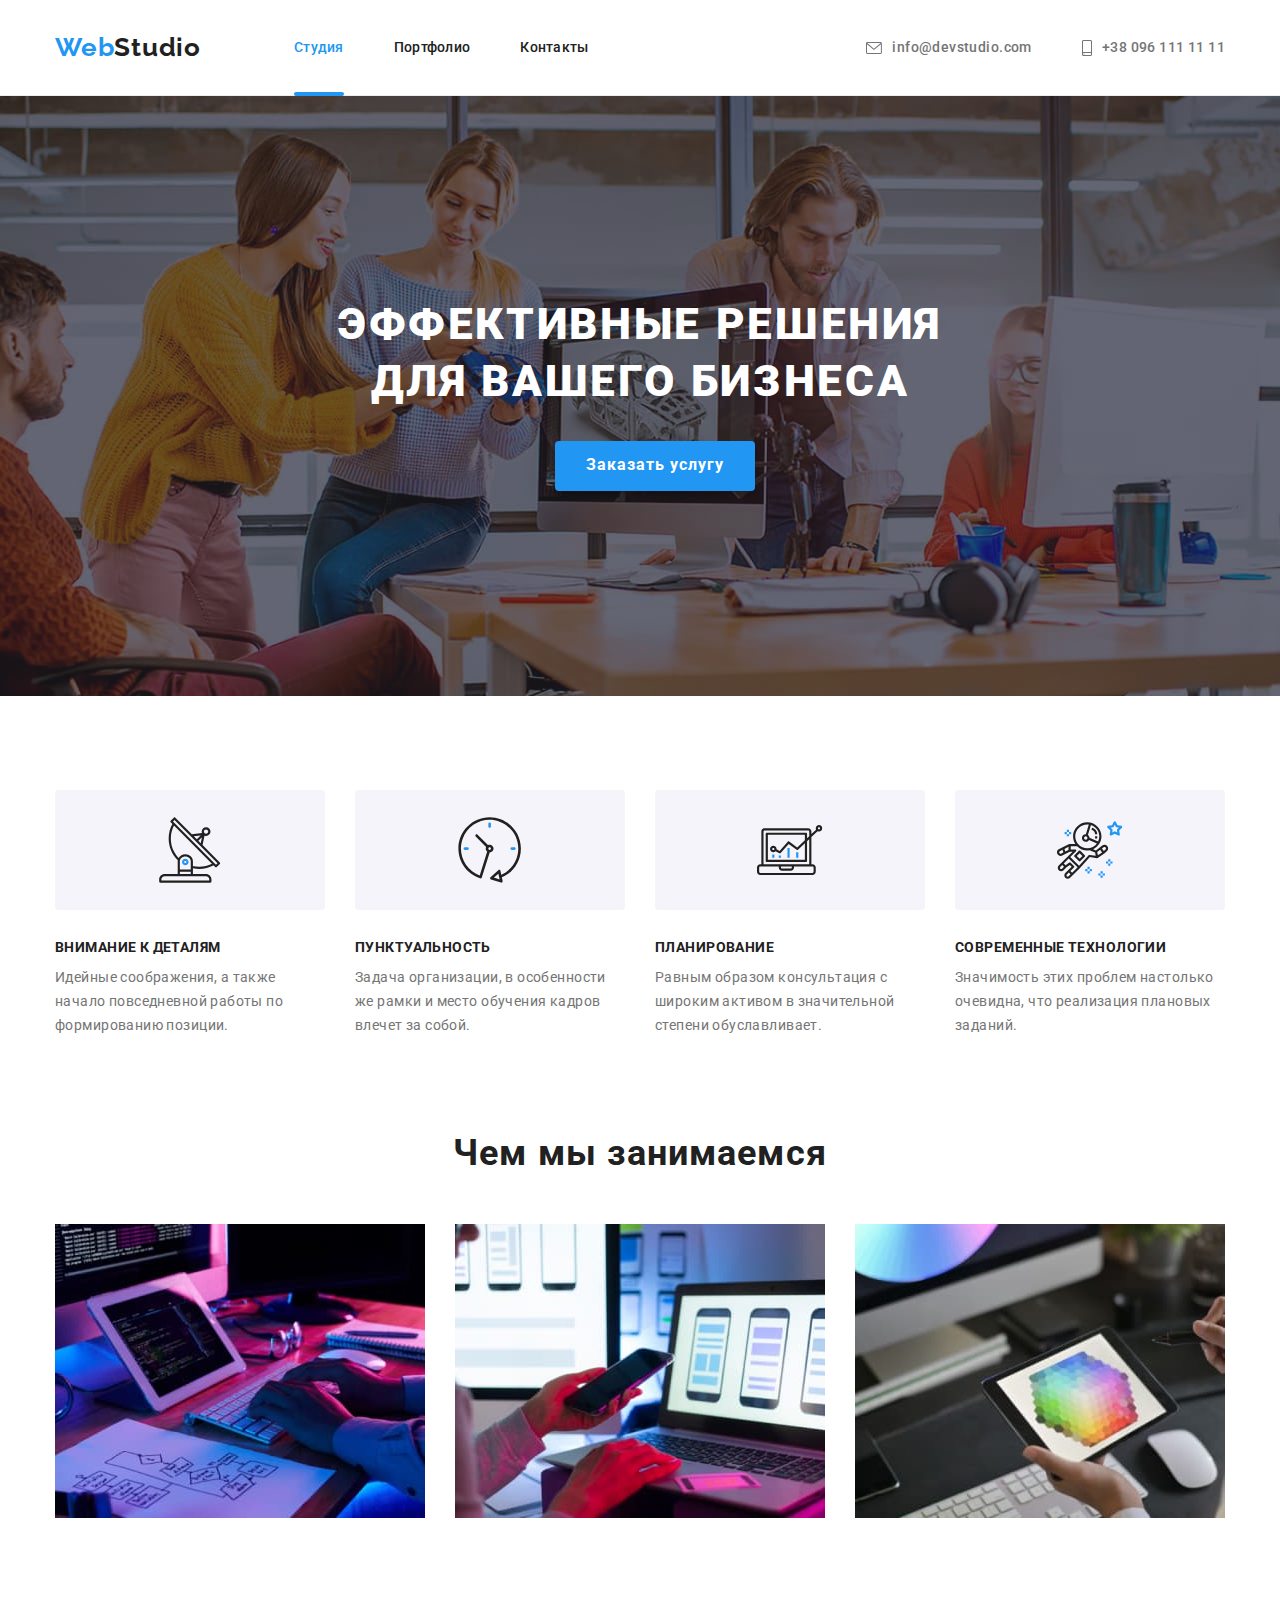
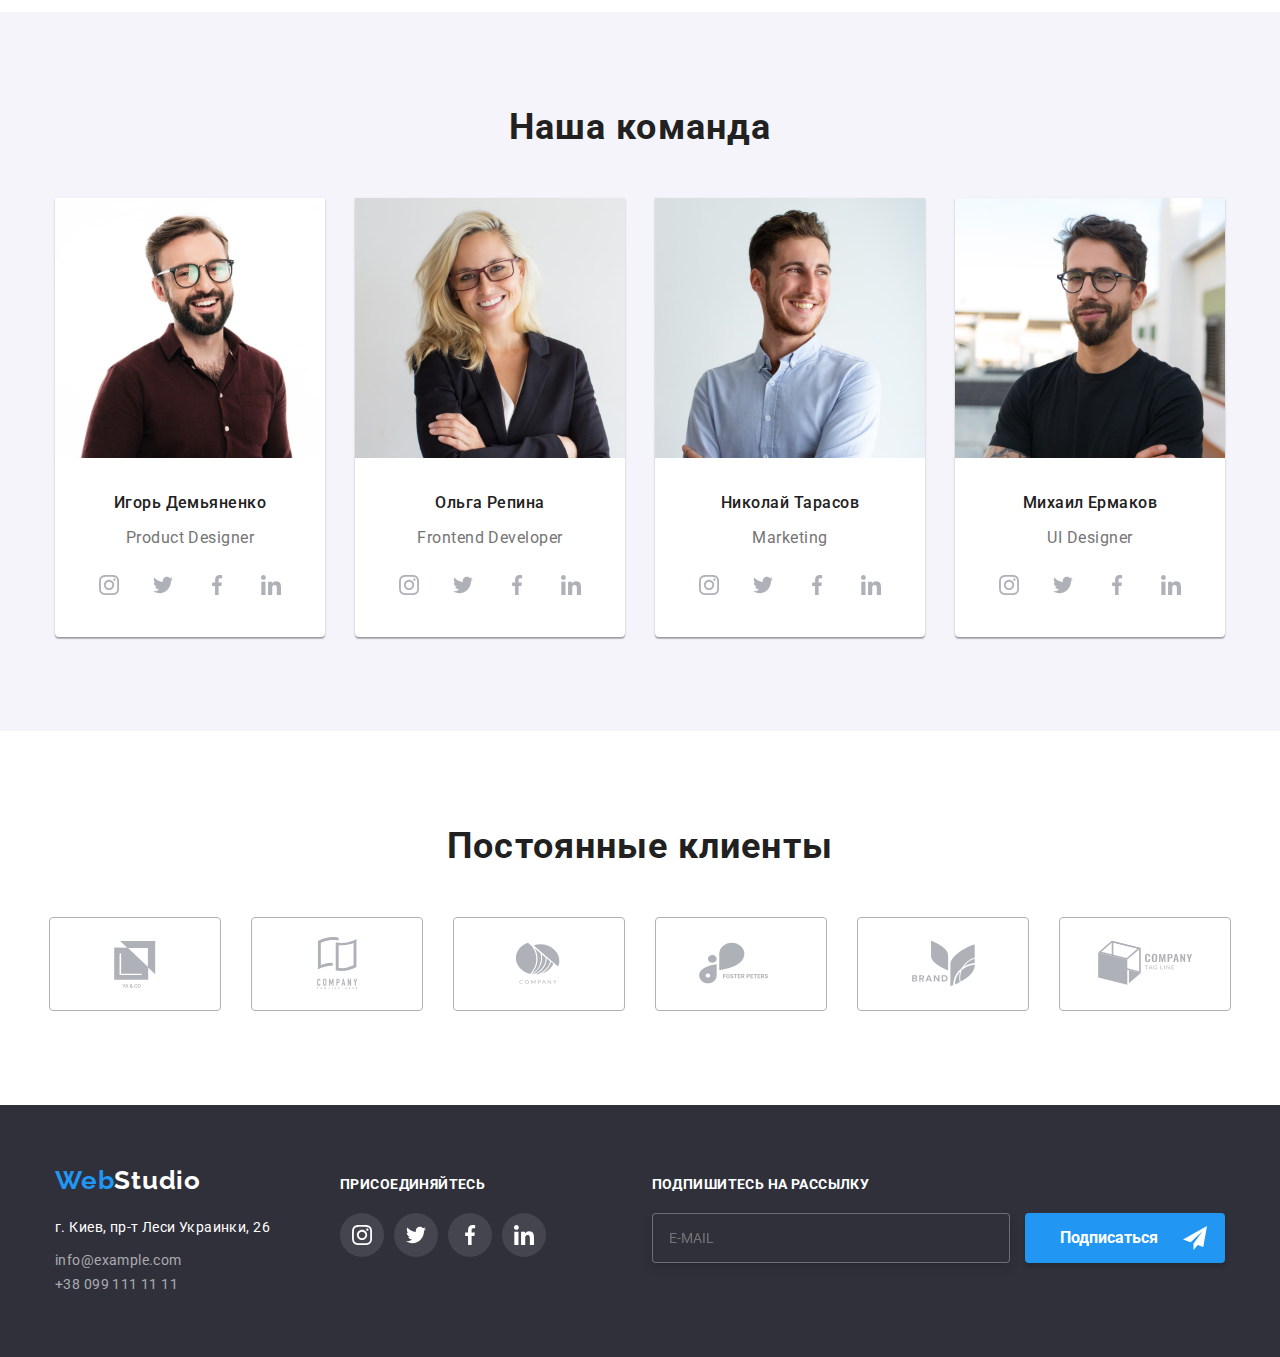
<file: index.html>
<!DOCTYPE html>
<html lang="ru">

<head>
    <meta charset="UTF-8">
    <meta http-equiv="X-UA-Compatible" content="IE=edge">
    <meta name="viewport" content="width=device-width, initial-scale=1.0">
    <title>Homework 5</title>
    <link rel="preconnect" href="https://fonts.googleapis.com">
    <link rel="preconnect" href="https://fonts.gstatic.com" crossorigin>
    <link href="https://fonts.googleapis.com/css2?family=Raleway:wght@700&family=Roboto:wght@400;500;700;900&display=swap"
        rel="stylesheet">
        <link rel="stylesheet" href="https://cdnjs.cloudflare.com/ajax/libs/modern-normalize/1.1.0/modern-normalize.min.css">
        <link rel="stylesheet" href="./css/styles.css">
</head>

<body>
        <header class="header-section">

            <div class="conteiner">

                <div class="nav-links">

               <nav class="nav">
                    <a class="logo" href="#">Web<span class="studio">Studio</span></a>

                <ul class="menu-links">

                    <li>
                        <a class="nav-link current" href="./index.html">Студия</a>
                    </li>
        
                    <li>
                        <a class="nav-link" href="./portfolio.html">Портфолио</a>
                    </li>

                    <li>
                        <a class="nav-link" href="#">Контакты</a>
                    </li>

                </ul>
              </nav>
                
             <ul class="adress-head">
                    <li class="adress-head-item">
                        
                        <a href="mailto:info@devstudio.com" class="link-mail">
                            <svg class="icon-header" width="16" height="12">
                                <use class="envelope" href="./images/symbol-defs.svg#icon-envelope"></use>
                            </svg>
                            info@devstudio.com</a>
                    </li>
                   
                    <li class="adress-head-item">

                        <a class="tel" href="tel:+380961111111">
                        <svg class="icon-smartphone" width="10" height="16">
                            <use  href="./images/symbol-defs.svg#icon-smartphone"></use>
                        </svg>
                        +38 096 111 11 11</a>
                    </li>
                
                </ul>
            </div>
                 
            </div>
        </header>

    <main>
        
        <section class="img-hero-section hero-section">
            <div class="conteiner">
                <h1 class="hero-title">
                Эффективные решения для вашего бизнеса
                </h1>
        
                <button data-modal-open class="hero-button" type="button">Заказать услугу</button>

                <div class="backdrop is-hidden" data-modal>
                    <div class="modal">
                        <div class="conteiner-modal">
                            <p class="form-title">Оставьте свои данные, мы вам перезвоним</p>

                            <form>
                            <div class="form-item">
                                <label class="label-item" for="username">Имя</label>
                                <div class="input-item "><input class="input-inner" type="text" name="username" id="username">
                                    <svg class="icon-item human">
                                        <use href="./images/symbol-defs.svg#icon-man"></use>
                                    </svg>
                
                                </div>
                                
                            </div>

                            <div class="form-item">
                                <label class="label-item" for="tel">Телефон</label>
                                <div class="input-item">
                                    <input class="input-inner" type="tel" id="tel">
                                    <svg class="icon-item telephone">
                                        <use href="./images/symbol-defs.svg#icon-tel"></use>
                                    </svg>
                                </div>
                                
                            </div>

                            <div class="form-item">
                                <label class="label-item" for="email">Почта</label>
                                <div class="input-item">
                                        <input class="input-inner" type="email" id="email">
                                     <svg class="icon-item envelope">
                                        <use href="./images/symbol-defs.svg#icon-mail"></use>
                                    </svg>
                                </div>
                                
                            </div>

                            <div class="form-item">
                                <label class="label-item" for="user-comment">Комментарий</label>
                                <textarea class="input-item-text" id="user-comment" name="user-comment" rows="10"
                                    placeholder="Введите текст"></textarea>
                            </div>

                            <div class="terms-condition">
                                <div class="terms-condition-inner">
                                    <div class="check-box-control">
                                       <input class="terms-condition-input visually-hidden" id="terms-condition" type="checkbox" name="terms-condition">              
                                       <svg class="terms-condition-icon"><use href="./images/symbol-defs.svg#icon-check"></use>
                                    </svg></div>
                                        <label class="terms-condition-text" for="terms-condition">Соглашаюсь с рассылкой и принимаю <span><a class="terms-link"
                                                    href="">Условия договора</a></span></label>
                                </div>   
                            </div>
                            </form>

                            
                                <button type="submit" class="submit-button">Отправить</button>
                            

                        </div>
                        <button type="button" data-modal-close class="modal-close-button">
                            <svg class="icon-close">
                                <use href="./images/symbol-defs.svg#icon-vector"></use>
                            </svg>
                        </button>
                    </div>
                </div>
            </div>
        </section>
    
       
        <section class="section">
            <div class="conteiner">
            <h2 class="hidden-title">
                Наши преимущества
            </h2>
        
            <ul class="benefits">
                <li class="list-item antenna">
                    <div class="icon-section">
                        <svg class="icon-antenna">
                            <use href="./images/symbol-defs.svg#icon-antenna"></use>
                        </svg>
                    </div>
                    <h3 class="h3-title">Внимание к деталям</h3>
                    <p class="text">Идейные соображения, а также начало повседневной работы по формированию позиции.</p>
                </li>
        
                <li class="list-item clock">
                    <div class="icon-section">
                        <svg class="icon-clock">
                            <use href="./images/symbol-defs.svg#icon-clock"></use>
                        </svg>
                    </div>
                    <h3 class="h3-title">Пунктуальность</h3>
                    <p class="text">Задача организации, в особенности же рамки и место обучения кадров влечет за собой.</p>
                </li>
        
                <li class="list-item computer">
                    <div class="icon-section">
                        <svg class="icon-computer">
                            <use href="./images/symbol-defs.svg#icon-computer"></use>
                        </svg>
                    </div>
                    <h3 class="h3-title">Планирование</h3>
                    <p class="text">Равным образом консультация с широким активом в значительной степени обуславливает.</p>
                </li>
        
                <li class="list-item cosmonaut">
                    <div class="icon-section">
                        <svg class="icon-astronaut">
                            <use href="./images/symbol-defs.svg#icon-astronaut"></use>
                        </svg>
                    </div>
                    <h3 class="h3-title">Современные технологии</h3>
                    <p class="text">Значимость этих проблем настолько очевидна, что реализация плановых заданий.</p>
                </li>
            </ul>
            </div>
        </section>
        
    
       

    
<section class="section photos">
  <div class="conteiner">
    <h2 class="secondary-title">Чем мы занимаемся</h2>

    <ul class="what-we-do">
        <li>
            <img src="./images/box1.jpeg" alt="computer">
        </li>

        <li>
            <img src="./images/box2.jpeg" alt="telephone">
        </li>

        <li>
            <img src="./images/box3.jpeg" alt="tablet">
        </li>
    </ul>
</div>
</section>

       
        
        <section class="grey-bgc section">
            <div class="conteiner">
                <h2 class="secondary-title">Наша команда</h2>
            
                <ul class="our-team">
                    <li>
                        <img class="our-team-card" src="./images/img1.jpeg" alt="smiling man" >
                            <h3 class="name-title">Игорь Демьяненко</h3>
                            <p class="profesions">Product Designer</p> 
                            
                              <ul class="socials">
                                <li class="socials-item">
                                    <a class="area-icon" href="">
                                    <svg class="social-link">
                                        <use href="./images/symbol-defs.svg#icon-instagram"></use>
                                    </svg></a>
                                
                                </li>
                                <li class="socials-item">
                                    <a href="" class="area-icon">
                                    <svg class="social-link">
                                        <use href="./images/symbol-defs.svg#icon-twitter"></use>
                                    </svg></a>
                                </li>
                                <li class="socials-item">
                                    <a href="" class="area-icon">
                                    <svg class="social-link">
                                        <use href="./images/symbol-defs.svg#icon-facebook"></use>
                                    </svg></a>
                                </li>
                                <li class="socials-item">
                                    <a href="" class="area-icon">
                                    <svg class="social-link">
                                        <use href="./images/symbol-defs.svg#icon-linkedin"></use>
                                        </svg></a>
                                </li>
                              </ul>      
                    </li>
                    
                    <li>
                        <img class="our-team-card" src="./images/img2.jpeg" alt="smiling woman" width="270">
                        <h3 class="name-title">Ольга Репина</h3>
                        <p class="profesions">Frontend Developer</p>

                        <ul class="socials">
                            <li class="socials-item">
                                <a class="area-icon" href="">
                                    <svg class="social-link">
                                        <use href="./images/symbol-defs.svg#icon-instagram"></use>
                                    </svg></a>
                        
                            </li>
                            <li class="socials-item">
                                <a href="" class="area-icon">
                                    <svg class="social-link">
                                        <use href="./images/symbol-defs.svg#icon-twitter"></use>
                                    </svg></a>
                            </li>
                            <li class="socials-item">
                                <a href="" class="area-icon">
                                    <svg class="social-link">
                                        <use href="./images/symbol-defs.svg#icon-facebook"></use>
                                    </svg></a>
                            </li>
                            <li class="socials-item">
                                <a href="" class="area-icon">
                                    <svg class="social-link">
                                        <use href="./images/symbol-defs.svg#icon-linkedin"></use>
                                    </svg></a>
                            </li>
                        </ul>
                    </li>
            
                    <li>
                        <img class="our-team-card" src="./images/img3.jpeg" alt="smiling man" width="270">
                        <h3 class="name-title">Николай Тарасов</h3>
                        <p class="profesions">Marketing</p>

                        <ul class="socials">
                            <li class="socials-item">
                                <a class="area-icon" href="">
                                    <svg class="social-link">
                                        <use href="./images/symbol-defs.svg#icon-instagram"></use>
                                    </svg></a>
                        
                            </li>
                            <li class="socials-item">
                                <a href="" class="area-icon">
                                    <svg class="social-link">
                                        <use href="./images/symbol-defs.svg#icon-twitter"></use>
                                    </svg></a>
                            </li>
                            <li class="socials-item">
                                <a href="" class="area-icon">
                                    <svg class="social-link">
                                        <use href="./images/symbol-defs.svg#icon-facebook"></use>
                                    </svg></a>
                            </li>
                            <li class="socials-item">
                                <a href="" class="area-icon">
                                    <svg class="social-link">
                                        <use href="./images/symbol-defs.svg#icon-linkedin"></use>
                                    </svg></a>
                            </li>
                        </ul>
                    </li>
            
                    <li>
                        <img class="our-team-card" src="./images/img4.jpeg" alt="smiling man" width="270">
                        <h3 class="name-title">Михаил Ермаков</h3>
                        <p class="profesions">UI Designer</p>

                        <ul class="socials">
                            <li class="socials-item">
                                <a class="area-icon" href="">
                                    <svg class="social-link">
                                        <use href="./images/symbol-defs.svg#icon-instagram"></use>
                                    </svg></a>
                        
                            </li>
                            <li class="socials-item">
                                <a href="" class="area-icon">
                                    <svg class="social-link">
                                        <use href="./images/symbol-defs.svg#icon-twitter"></use>
                                    </svg></a>
                            </li>
                            <li class="socials-item">
                                <a href="" class="area-icon">
                                    <svg class="social-link">
                                        <use href="./images/symbol-defs.svg#icon-facebook"></use>
                                    </svg></a>
                            </li>
                            <li class="socials-item">
                                <a href="" class="area-icon">
                                    <svg class="social-link">
                                        <use href="./images/symbol-defs.svg#icon-linkedin"></use>
                                    </svg></a>
                            </li>
                        </ul>
                    </li>
                </ul>
                </div>
            </section>

            <section class="section">
                <div class="conteiner">
                <h2 class="secondary-title">Постоянные клиенты</h2>

                <ul class="our-clients">
                    <li  class="our-clients-item">
                        <a href="" class="our-clients-backgraund">
                            <svg class="our-clients-link">
                                <use href="./images/symbol-defs.svg#icon-Client1"></use>
                            </svg>
                        </a>

                    </li>
                    <li class="our-clients-item">
                            <a href="" class="our-clients-backgraund">
                                <svg class="our-clients-link">
                                    <use class="icon" href="./images/symbol-defs.svg#icon-Client2"></use>
                                </svg>
                        </a>
                    </li>
                    <li class="our-clients-item">
                            <a href="" class="our-clients-backgraund">
                                <svg class="our-clients-link">
                                    <use href="./images/symbol-defs.svg#icon-Client3"></use>
                                </svg>
                        </a>
                    </li>
                    <li class="our-clients-item">
                            <a href="" class="our-clients-backgraund">
                                <svg class="our-clients-link">
                                    <use href="./images/symbol-defs.svg#icon-Client4"></use>
                                </svg>
                        </a>
                    </li>
                    <li class="our-clients-item">
                            <a href="" class="our-clients-backgraund">
                                <svg class="our-clients-link">
                                    <use href="./images/symbol-defs.svg#icon-Client5"></use>
                                </svg>
                        </a>
                    </li>
                    <li class="our-clients-item">
                            <a href="" class="our-clients-backgraund">
                                <svg class="our-clients-link">
                                    <use href="./images/symbol-defs.svg#icon-Client6"></use>
                                </svg>
                        </a>
                    </li>
                </ul>
                </div>
            </section>
            
    </main>


        <footer class="footer">
        
            <div class="conteiner">
                <div class="footer-main">
        
                    <div class="footer-one">
                        <a class="footer-logo" href="./index.html">Web<span class="footer-studio">Studio</span></a>
        
                        <address>
                            <ul>
                                <li>
                                    <p class="footer-adress">г. Киев, пр-т Леси Украинки, 26</p>
                                </li>
        
                                <li>
                                    <a class="footer-mail" href="mailto:info@example.com">info@example.com</a>
                                </li>
        
        
                                <li>
                                    <a class="footer-mail-tel" href="tel:+380991111111">+38 099 111 11 11</a>
                                </li>
                            </ul>
                        </address>
                    </div>
        
                    <div class="footer-two">
                        <b class="second-footer-title">присоединяйтесь</b>
                        <ul class="socials-footer">
                            <li>
                                <a href="" class="area-icon-footer">
                                    <svg class="social-link-footer">
                                        <use href="./images/symbol-defs.svg#icon-instagram"></use>
                                    </svg></a>
                            </li>
        
                            <li>
                                <a href="" class="area-icon-footer">
                                    <svg class="social-link-footer">
                                        <use href="./images/symbol-defs.svg#icon-twitter"></use>
                                    </svg></a>
                            </li>
        
                            <li>
                                <a href="" class="area-icon-footer">
                                    <svg class="social-link-footer">
                                        <use href="./images/symbol-defs.svg#icon-facebook"></use>
                                    </svg></a>
                            </li>
        
                            <li>
                                <a href="" class="area-icon-footer">
                                    <svg class="social-link-footer">
                                        <use href="./images/symbol-defs.svg#icon-linkedin"></use>
                                    </svg></a>
                            </li>
                        </ul>
                    </div>

                    <form class="form-footer">
                    <p class="form-footer-title">подпишитесь на рассылку</p>
                    <label for="mail"></label>
                        <div class="form-footer-conteiner">
                                <input class="form-footer-input" type="email" name="mail" id="mail" placeholder="E-mail" required>
                                <button class="form-footer-button" type="submit">Подписаться</button>
                                <svg class="footer-icon-send">
                                    <use href="./images/symbol-defs.svg#icon-icon-send"></use>
                                </svg>
                        </div>
                    </form>
                </div>
            </div>
        </footer>
    <script src="./js/modal.js"></script>
</body>
</html>
</file>
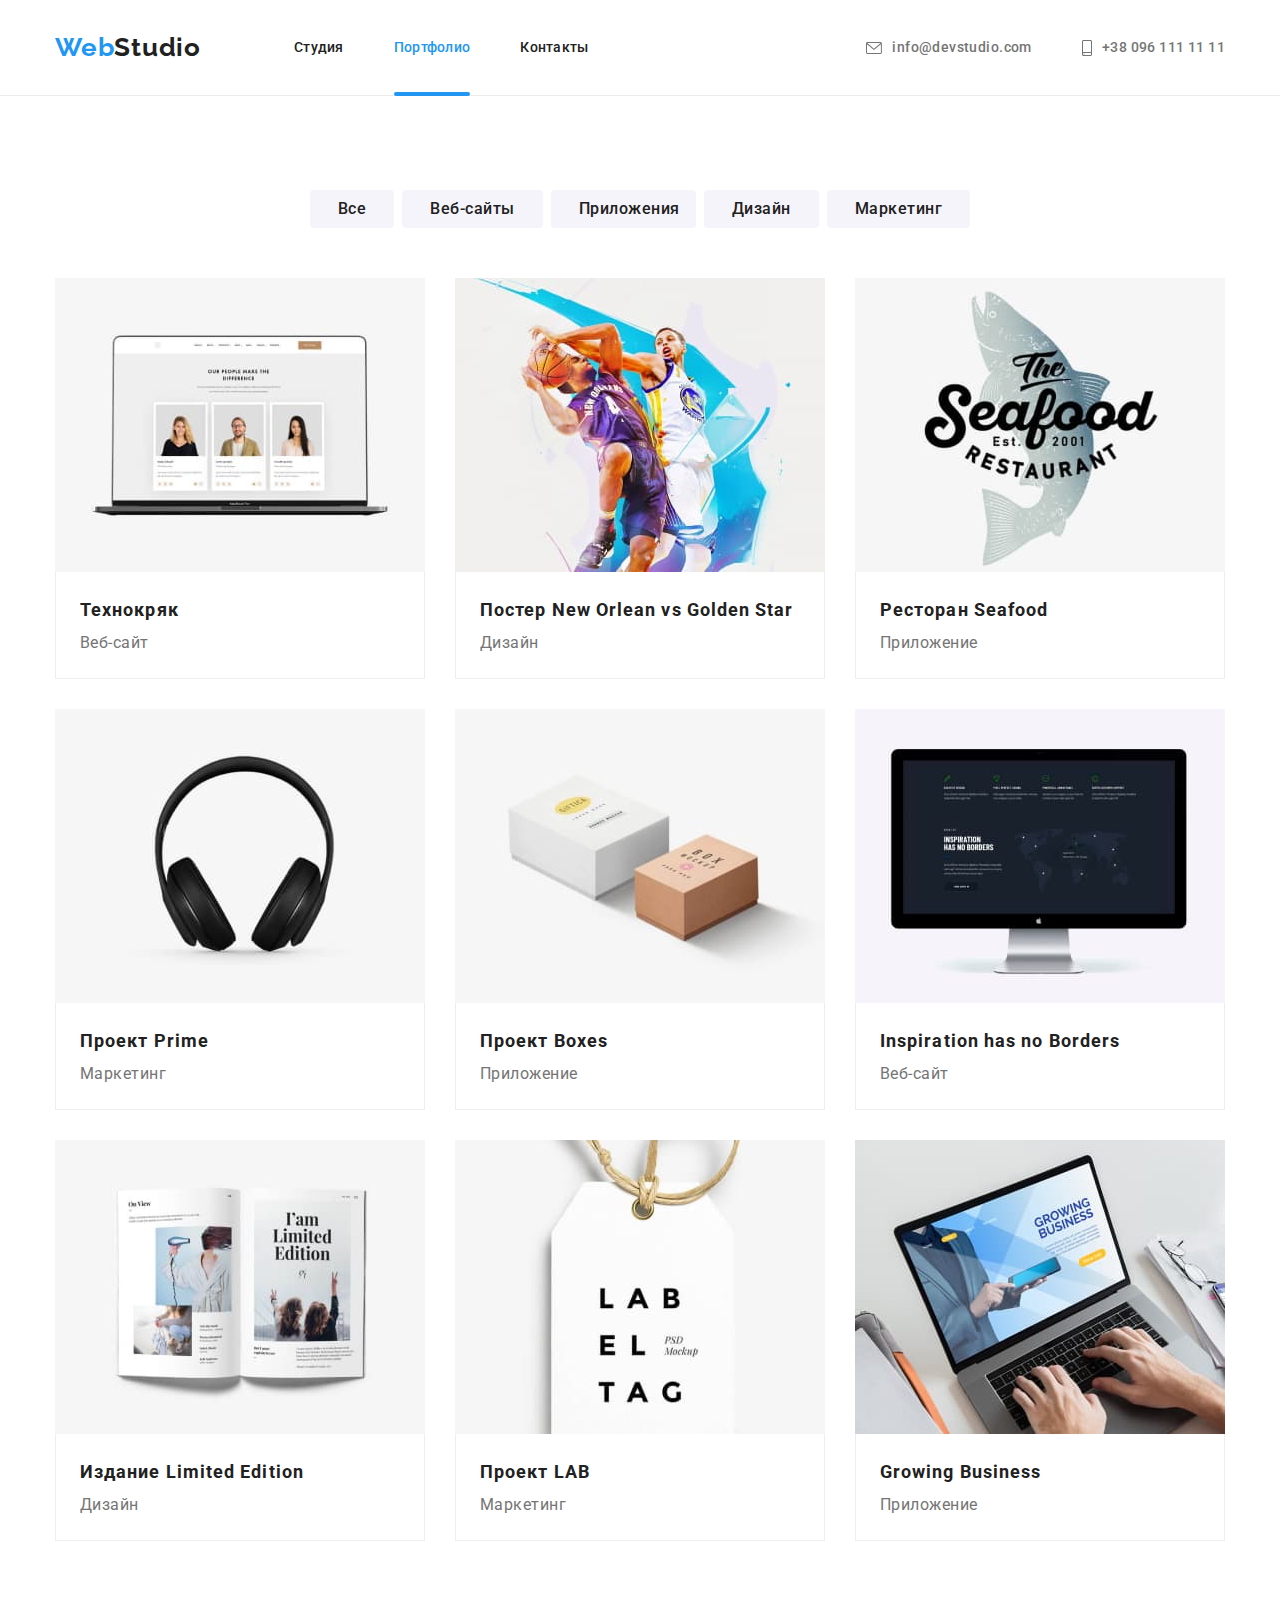
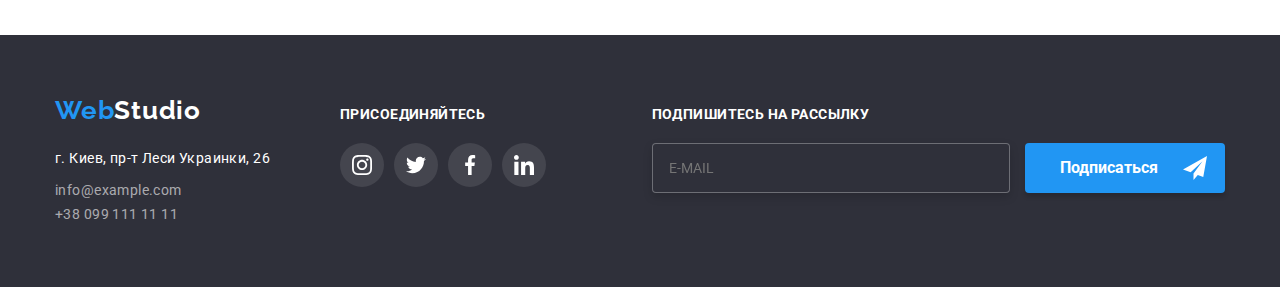
<file: portfolio.html>
<!DOCTYPE html>
<html lang="ru">

<head>
    <meta charset="UTF-8">
    <meta http-equiv="X-UA-Compatible" content="IE=edge">
    <meta name="viewport" content="width=device-width, initial-scale=1.0">
    <title>Homework 3</title>
    <link rel="preconnect" href="https://fonts.googleapis.com">
    <link rel="preconnect" href="https://fonts.gstatic.com" crossorigin>
    <link
        href="https://fonts.googleapis.com/css2?family=Raleway:wght@700&family=Roboto:wght@400;500;700;900&display=swap"
        rel="stylesheet">
        <link rel="stylesheet" href="https://cdnjs.cloudflare.com/ajax/libs/modern-normalize/1.1.0/modern-normalize.min.css">
        <link rel="stylesheet" href="./css/styles.css">
</head>

<body>

    <header class="portfolio-header-section">
    
        <div class="conteiner">
    
            <div class="nav-links">
    
                <nav class="nav">
                    <a class="logo" href="#">Web<span class="studio">Studio</span></a>
    
                    <ul class="menu-links">
    
                        <li>
                            <a class="nav-link" href="./index.html">Студия</a>
                        </li>
    
                        <li>
                            <a class="nav-link current" href="./portfolio.html">Портфолио</a>
                        </li>
    
                        <li>
                            <a class="nav-link" href="#">Контакты</a>
                        </li>
    
                    </ul>
                </nav>
    
                <ul class="adress-head">
                    <li class="adress-head-item">
                
                        <a href="mailto:info@devstudio.com" class="link-mail">
                            <svg class="icon-header" width="16" height="12">
                                <use class="envelope" href="./images/symbol-defs.svg#icon-envelope"></use>
                            </svg>
                            info@devstudio.com</a>
                    </li>
                
                    <li class="adress-head-item">
                
                        <a class="tel" href="tel:+380961111111">
                            <svg class="icon-smartphone" width="10" height="16">
                                <use href="./images/symbol-defs.svg#icon-smartphone"></use>
                            </svg>
                            +38 096 111 11 11</a>
                    </li>
                
                </ul>
            </div>
    
        </div>
    </header>

    <main>

        <section class="section">
            <div class="conteiner">
                
                <ul class="nav-buttons">
                    <li>
                        <button class="first-buttons" type="button"><span class="buttons-text">Все</span></button>
                    </li>
                
                    <li>
                        <button class="first-buttons" type="button"><span class="buttons-text">Веб-сайты</span></button>
                    </li>
                
                    <li>
                        <button class="first-buttons" type="button"><span class="buttons-text">Приложения</span></button>
                    </li>
                
                    <li>
                        <button class="first-buttons" type="button"><span class="buttons-text">Дизайн</span></button>
                    </li>
                
                    <li>
                        <button class="first-buttons" type="button"><span class="buttons-text">Маркетинг</span></button>
                    </li>
                </ul>
                
                
                
                <ul class="main-content">
                    <li>
                        
                    
                        <a class="card-link-portfolio" href="">
                            <div class="product-thumb">
                                <img class="img" src="./images/laptop.jpeg" alt="Лептоп">
                                <p class="product-thumb-description">
                                    Ресурс предлагает комплексные предложения с разным уровнем
                                    функционала и сервисов. Все это позволит посетителю получить
                                    исчерпывающие сведения о компании или частном лице.
                                </p>
                            </div>
                            <div class="card">
                                <h2 class="third-title">Технокряк</h2>
                                <p class="description">Веб-сайт</p>
                            </div>
                    </a>
                        
                    </li>
                    <li>
                            <a class="card-link-portfolio" href="">
                        <div class="product-thumb">
                            <img class="img" src="./images/basketball.jpeg" alt="Баскетбол>">
                            <p class="product-thumb-description">
                            Ресурс предлагает комплексные предложения с разным уровнем функционала и сервисов. Все это позволит посетителю получить исчерпывающие сведения о компании или частном лице.
                            </p>
                        </div>

                    <div class="card">
                        <h2 class="third-title">Постер New Orlean vs Golden Star</h2>
                        <p class="description">Дизайн</p>
                    </div>
                </a>
                
                
                    <li>
                        <a class="card-link-portfolio" href="">
                            <div class="product-thumb">
                                <img class="img" src="./images/seafood.jpeg" alt="Seafood">
                                <p class="product-thumb-description">
                                    Ресурс предлагает комплексные предложения с разным уровнем функционала и сервисов. Все это позволит
                                    посетителю получить исчерпывающие сведения о компании или частном лице.
                                </p>
                            </div>
                        
                            <div class="card">
                                <h2 class="third-title">Ресторан Seafood</h2>
                                <p class="description">Приложение</p>
                            </div>
                        </a>
                    </li>
                
                    <li>
                        <a class="card-link-portfolio" href="">
                            <div class="product-thumb">
                                <img class="img" src="./images/headphones.jpeg" alt="Наушники">
                                <p class="product-thumb-description">
                                    Ресурс предлагает комплексные предложения с разным уровнем функционала и сервисов. Все это позволит
                                    посетителю получить исчерпывающие сведения о компании или частном лице.
                                </p>
                            </div>
                        
                            <div class="card">
                                <h2 class="third-title">Проект Prime</h2>
                                <p class="description">Маркетинг</p>
                            </div>
                        </a>
                    </li>
                
                    <li>
                        <a class="card-link-portfolio" href="">
                            <div class="product-thumb">
                                <img class="img" src="./images/box.jpeg" alt="Boxes">
                                <p class="product-thumb-description">
                                    Ресурс предлагает комплексные предложения с разным уровнем функционала и сервисов. Все это позволит
                                    посетителю получить исчерпывающие сведения о компании или частном лице.
                                </p>
                            </div>
                        
                            <div class="card">
                                <h2 class="third-title">Проект Boxes</h2>
                                <p class="description">Приложение</p>
                            </div>
                        </a>
                    </li>
                
                    <li>
                        <a class="card-link-portfolio" href="">
                            <div class="product-thumb">
                                <img class="img" src="./images/screen.jpeg" alt="Веб-сайт">
                                <p class="product-thumb-description">
                                    Ресурс предлагает комплексные предложения с разным уровнем функционала и сервисов. Все это позволит
                                    посетителю получить исчерпывающие сведения о компании или частном лице.
                                </p>
                            </div>
                        
                            <div class="card">
                                <h2 class="third-title">Inspiration has no Borders</h2>
                                <p class="description">Веб-сайт</p>
                            </div>
                        </a>
                    </li>
                
                    <li>
                        <a class="card-link-portfolio" href="">
                            <div class="product-thumb">
                                <img class="img" src="./images/book.jpeg" alt="Book">
                                <p class="product-thumb-description">
                                    Ресурс предлагает комплексные предложения с разным уровнем функционала и сервисов. Все это позволит
                                    посетителю получить исчерпывающие сведения о компании или частном лице.
                                </p>
                            </div>
                        
                            <div class="card">
                                <h2 class="third-title">Издание Limited Edition</h2>
                                <p class="description">Дизайн</p>
                            </div>
                        </a>
                    </li>
                
                    <li>
                        <a class="card-link-portfolio" href="">
                            <div class="product-thumb">
                                <img class="img" src="./images/label.jpeg" alt="Seafood">
                                <p class="product-thumb-description">
                                    Ресурс предлагает комплексные предложения с разным уровнем функционала и сервисов. Все это позволит
                                    посетителю получить исчерпывающие сведения о компании или частном лице.
                                </p>
                            </div>
                        
                            <div class="card">
                                <h2 class="third-title">Проект LAB</h2>
                                <p class="description">Маркетинг</p>
                            </div>
                        </a>
                    </li>
                
                    <li>
                    <a class="card-link-portfolio" href="">
                        <div class="product-thumb">
                            <img class="img" src="./images/notebook.jpeg" alt="Seafood">
                            <p class="product-thumb-description">
                                Ресурс предлагает комплексные предложения с разным уровнем функционала и сервисов. Все это позволит
                                посетителю получить исчерпывающие сведения о компании или частном лице.
                            </p>
                        </div>
                    
                        <div class="card">
                            <h2 class="third-title">Growing Business</h2>
                            <p class="description">Приложение</p>
                        </div>
                    </a>
                    </li>
   
                </ul>
                </div>
                </section>              
     </main>


    <footer class="footer">
    
        <div class="conteiner">
            <div class="footer-main">
    
                <div class="footer-one">
                    <a class="footer-logo" href="./index.html">Web<span class="footer-studio">Studio</span></a>
    
                    <address>
                        <ul>
                            <li>
                                <p class="footer-adress">г. Киев, пр-т Леси Украинки, 26</p>
                            </li>
    
                            <li>
                                <a class="footer-mail" href="mailto:info@example.com">info@example.com</a>
                            </li>
    
    
                            <li>
                                <a class="footer-mail-tel" href="tel:+380991111111">+38 099 111 11 11</a>
                            </li>
                        </ul>
                    </address>
                </div>
    
                <div class="footer-two">
                    <b class="second-footer-title">присоединяйтесь</b>
                    <ul class="socials-footer">
                        <li>
                            <a href="" class="area-icon-footer">
                                <svg class="social-link-footer">
                                    <use href="./images/symbol-defs.svg#icon-instagram"></use>
                                </svg></a>
                        </li>
    
                        <li>
                            <a href="" class="area-icon-footer">
                                <svg class="social-link-footer">
                                    <use href="./images/symbol-defs.svg#icon-twitter"></use>
                                </svg></a>
                        </li>
    
                        <li>
                            <a href="" class="area-icon-footer">
                                <svg class="social-link-footer">
                                    <use href="./images/symbol-defs.svg#icon-facebook"></use>
                                </svg></a>
                        </li>
    
                        <li>
                            <a href="" class="area-icon-footer">
                                <svg class="social-link-footer">
                                    <use href="./images/symbol-defs.svg#icon-linkedin"></use>
                                </svg></a>
                        </li>
                    </ul>
                </div>
    
                <form class="form-footer">
                    <p class="form-footer-title">подпишитесь на рассылку</p>
                    <label for="mail"></label>
                    <div class="form-footer-conteiner">
                        <input class="form-footer-input" type="email" name="mail" id="mail" placeholder="E-mail" required>
                        <button class="form-footer-button" type="submit">Подписаться</button>
                        <svg class="footer-icon-send">
                            <use href="./images/symbol-defs.svg#icon-icon-send"></use>
                        </svg>
                    </div>
                </form>
            </div>
        </div>
    </footer>
    </body>  
    </html>
</file>
<file: css/styles.css>
html{
    scroll-behavior: smooth;
}

*,
*::before,
*::after {
    box-sizing: border-box;
}

:root{
    --accent-color: #2196F3;
    --text-color: #757575;
    --background-color: #ffffff;
    --title-text-color: #212121;
    --secont-title-text-color: #ffffff;
    --secondary-section-background: #2F303A;
    --footer-adress-color:rgba(255, 255, 255, 0.6);
    --portfolio-buttons-bgc: #F5F4FA;
    --grey-bgc: #F5F4FA;
    --light-grey-bgc: #E5E5E5;
    --head-border-color: #ECECEC;
    --portfolio-border-color: #EEEEEE;
    --fill-socials:#AFB1B8;
    --button-bgc-hover:#1976d2;
}

a,
p,
h1,
h2,
h3,
h4,
ul,
li {
    margin: 0;
    padding: 0;
} 

.nav-links{
    display: flex;
    align-items: center;
    align-content: center;
    }

.nav{
    display: flex;
}

.menu-links{
    display: flex;
    gap: 50px;
    align-items: center;
    justify-content: space-evenly;
    margin-left: 93px;
}

.adress-head{
    display: flex;
    justify-content: right;
    margin-left: auto;
    align-content: center;
}


body{
    color: var(--text-color);
    background-color:var(--background-color);
    font-family: 'Roboto', sans-serif;
    font-size: 14px;
    line-height: 1.7;
    letter-spacing: 0.03em;
}

.section{
    padding: 94px 0;
}

.header-section{
    padding-top: 32px;
    padding-bottom: 32px;
    border-bottom: 1px solid var(--head-border-color);
}

.adress-head-item{
    display: flex;
    align-items: center;
    fill: var(--text-color);
}

.adress-head-item:hover {
    fill: var(--accent-color);
}

.icon-smartphone:hover {
    fill: var(--accent-color);
}

.adress-head li:not(:last-child) {
    margin-right: 50px;
}


.portfolio-header-section{
    padding: 32px; 
    border-bottom: 1px solid var(--head-border-color);
}

.conteiner{
    max-width: 1200px;
    padding: 0 15px;
    margin: 0 auto;
    }

.hero-section {
    padding: 0 auto;
    margin: 0 auto;

}

.img-hero-section{
    max-width: 1600px;
    height: 600px;
    margin-left: auto;
    margin-right: auto;
    background-image: 
    linear-gradient(to right, rgba(47, 48, 58, 0.4),rgba(47, 48, 58, 0.4)), 
    url(../images/hero-section.jpeg);
    background-repeat: no-repeat;
    background-position: center;
    background-size: cover;
    padding: 200px 0;
    text-align: center;
    background-color: var(--secondary-section-background)
}

.hero-title {
    max-width: 696px;
    display: inline-block;
    margin-bottom: 30px;
    font-family: 'Roboto', sans-serif;
    font-style: normal;
    font-weight: 900;
    font-size: 44px;
    line-height: 1.3;
    text-align: center;
    letter-spacing: 0.06em;
    text-transform: uppercase;
    color: var(--secont-title-text-color);
}


.hero-button {
    display: flex;
    justify-content: space-evenly;
    align-items: center;
    margin-left: 500px;
    width: 200px;
    height: 50px;
    color: var(--secont-title-text-color);
    background-color: var(--accent-color);
    font-family: 'Roboto', sans-serif;
    font-style: normal;
    font-weight: 700;
    font-size: 16px;
    line-height: 1.9;
    text-align: center;
    letter-spacing: 0.06em;
    cursor: pointer;
    box-shadow: 0px 4px 4px rgba(0, 0, 0, 0.15);
    border-radius: 4px;
    border: hidden;
    transition: transform 250ms cubic-bezier(0.4, 0, 0.2, 1) scale(0.2);
    }
    
.hero-button:focus,
.hero-button:hover,
.hero-button:active {
    background-color: var(--button-bgc-hover);
    }




.benefits{
        display: flex;
        justify-content: space-evenly;
        gap: 30px;
    }

.icon-section{
    display: flex;
    justify-content: center;
    align-items: center;
    width: 270px;
    height: 120px;
    border-radius: 4px;
    margin-bottom: 30px;
    background-color: var(--portfolio-buttons-bgc);
}

.icon-antenna,
.icon-clock,
.icon-computer,
.icon-astronaut{
    width: 65.32px;
    height: 70px;
    fill: var(--title-text-color);
}


.socials{
    display: flex;
    border: none;
    justify-content: center;
    gap: 10px;
    margin-bottom: 30px;
    transition: background-color 250ms cubic-bezier(0.4, 0, 0.2, 1), filter 250ms cubic-bezier(0.4, 0, 0.2, 1);
}

.socials-item{
    width: 44px;
    height: 44px;
    transition: background-color 250ms cubic-bezier(0.4, 0, 0.2, 1), filter 250ms cubic-bezier(0.4, 0, 0.2, 1);
}

.social-link {
    width: 20px; 
    height: 20px;
    fill: var(--fill-socials); 
    transition: background-color 250ms cubic-bezier(0.4, 0, 0.2, 1), filter 250ms cubic-bezier(0.4, 0, 0.2, 1);
}


.area-icon{
    display: flex;
    width: 100%;
    height: 100%;
    justify-content: center;
    align-items: center;
    border-radius: 50%;
    fill: var(--fill-socials);

}

.area-icon:hover, 
.area-icon:focus, 
.area-icon:active{
    background-color: var(--accent-color);
}

.area-icon:hover .social-link, 
.area-icon:focus .social-link,
.area-icon:active .social-link{
    fill: var(--secont-title-text-color)
}

.our-clients{
    display: flex;
    justify-content: center;
    gap: 30px;
    transition: border 250ms cubic-bezier(0.4, 0, 0.2, 1), border-radius 250ms cubic-bezier(0.4, 0, 0.2, 1);
}

.our-clients-link {
    width: 170px;
    height: 92px;
    fill: var(--fill-socials);
    transition: fill 250ms cubic-bezier(0.4, 0, 0.2, 1);

}

.our-clients-link:hover {
    fill: var(--accent-color);
}

.our-clients-link:focus {
    fill: var(--accent-color);
}

.our-clients-backgraund{
    width: 100%;
    height:100%;
    display: flex;
    justify-items: center;
    align-items: center;
    border: 1px solid var(--fill-socials);
    border-radius: 4px;
}

.our-clients-backgraund:hover{
    border-color: var(--accent-color);
}

.our-clients-backgraund:focus {
    border-color: var(--accent-color);
}

img{
    display: block;
    width: 100%;
    max-height: auto;
    margin-right: 0;
}

.photos{
    padding-top: 0;
}

.what-we-do{
    display: flex;
    justify-content: space-evenly;
    gap: 30px;
    width: 370;
}

.our-team{
    display: flex;
    justify-content: space-evenly;
    gap: 30px;
}

.our-team-card{
    padding-bottom: 30px;
    margin-right: 0;
    width: 270px;
    
}

.our-team > li{
    background-color: var(--background-color);
    box-shadow: 0px 1px 3px rgba(0, 0, 0, 0.12), 0px 1px 1px rgba(0, 0, 0, 0.14), 0px 2px 1px rgba(0, 0, 0, 0.2);
    border-radius: 0px 0px 4px 4px;

}

.grey-bgc{
    background-color: var(--grey-bgc);
}

.description{
    color: var(--text-color);
    font-family: 'Roboto',sans-serif;
    font-style: normal;
    font-weight: 400;
    font-size: 16px;
    line-height: 1.88;
    letter-spacing: 0.03em;
    margin-bottom: 20px;
}

.profesions{
    margin-bottom: 16px;
    text-align: center;
    color: var(--text-color);
    font-family: 'Roboto',sans-serif;
    font-style: normal;
    font-weight: 400;
    font-size: 16px;
    line-height: 1.19;
    letter-spacing: 0.03em;
}

.hidden-title{
    position: absolute;
    width: 1px;
    height: 1px;
    margin: -1px;
    border: 0;
    padding: 0;
    white-space: nowrap;
    clip-path: inset(100%);
    clip: rect(0 0 0 0);
    overflow: hidden;
}

.secondary-title{
    margin-top: 0;
    margin-bottom: 50px;
    text-align: center;
    color: var(--title-text-color);
    font-family: 'Roboto',sans-serif;
    font-style: normal;
    font-weight: 700;
    font-size: 36px;
    line-height: 1.17;
    letter-spacing: 0.03em;
}

.third-title{
   
    color: var(--title-text-color);
    font-family: 'Roboto', sans-serif;
    font-style: normal;
    font-weight: 700;
    font-size: 18px;
    line-height: 2;
    letter-spacing: 0.06em;
}

.h3-title{
    margin-bottom: 10px;
    text-align: left;
    color: var(--title-text-color);
    font-family: 'Roboto', sans-serif;
    font-style: normal;
    font-weight: 700;
    font-size: 14px;
    line-height: 1.14;
    letter-spacing: 0.03em;
    text-transform: uppercase;
}

.text{
    text-align:left ;
}

.name-title{
    margin-bottom: 10px;
    text-align: center;
    color: var(--title-text-color);
    font-family:'Roboto',sans-serif;
    font-style: normal;
    font-weight: 500;
    font-size: 16px;
    line-height: 1.9;
    letter-spacing: 0.03em;

}

.logo{
    display: flex;
    color: var(--accent-color);
    text-decoration: none;
    font-family: 'Raleway',sans-serif;
    font-weight: 700;
    font-size: 26px;
    line-height: 1.2;
    letter-spacing: 0.03em;
}

.studio{
    display: flex;
    color: var(--title-text-color);
    text-decoration: none;
    font-family: 'Raleway',sans-serif;
    font-weight: 700;
    font-size: 26px;
    line-height: 1.2;
    letter-spacing: 0.03em;
}

.nav-link{
    position: relative;
    color: var(--title-text-color);
    font-weight: 500;
    font-size: 14px;
    line-height: 1.14;
    letter-spacing: 0.02em;
    text-decoration: none;
}

.last{
     margin-right: 0;
}

.nav-link:hover {
    color: var(--accent-color);
}

.nav-link:focus {
    color: var(--accent-color);
}

.nav-link.current{
    color: var(--accent-color);
}

.nav-link.current::after{
    position: absolute;
    content: "";
    width: 100%;
    height: 4px;
    top: 53px;
    left: 0%;
    background-color: var(--accent-color);
    border-radius: 2px;

}

ul{
    list-style: none;    
}

.nav-buttons{
    margin-bottom: 50px;
    display: flex;
    align-items: center;
    justify-content: center;
    gap: 8px;
}

.main-content{
    display: flex;
    flex-wrap: wrap;
    gap: 30px;
}

.cards-section{
    margin-top: 94px;
    margin-bottom: 94px;
}

.img{
    padding-bottom: 0;
    padding-top: 0;
    overflow: hidden;
    
}

.first-buttons{
    max-width: 145px;
    height: 38px;
    gap: 8px;
    margin-top: 0;
    margin-bottom: 0;
    border-radius: 4px;
    border-style: hidden;
    font-family: 'Roboto', sans-serif;
    font-style: normal;
    font-weight: 500;
    font-size: 16px;
    line-height: 1.62;
    text-align: center;
    letter-spacing: 0.03em;
    color: var(--title-text-color);
    background-color: var(--portfolio-buttons-bgc);
    transition: background-color 250ms cubic-bezier(0.4, 0, 0.2, 1), color 250ms cubic-bezier(0.4, 0, 0.2, 1), box-shadow 250ms cubic-bezier(0.4, 0, 0.2, 1);
    }


.buttons-text{
    padding-left: 22px;
    padding-right: 22px;
}


.first-buttons:hover{
    color: var(--secont-title-text-color);
    background-color: var(--accent-color);
    box-shadow: 0px 3px 1px rgba(0, 0, 0, 0.1), 0px 1px 2px rgba(0, 0, 0, 0.08), 0px 2px 2px rgba(0, 0, 0, 0.12);
    border-radius: 4px;
}

.first-buttons:focus {
    color:  var(--secont-title-text-color);
    background-color: var(--accent-color);
    box-shadow: 0px 3px 1px rgba(0, 0, 0, 0.1), 0px 1px 2px rgba(0, 0, 0, 0.08), 0px 2px 2px rgba(0, 0, 0, 0.12);
    border-radius: 4px;
}

.card {
    overflow: hidden;
    left: 0;
    bottom: 10px;
    margin-top: 0;
    padding-top: 20px;
    padding-left: 24px;
    border-left: 1px solid var(--portfolio-border-color);
    border-right: 1px solid var(--portfolio-border-color);
    border-bottom: 1px solid var(--portfolio-border-color);
}


.card-link-portfolio{
    position: relative;
    overflow: hidden;
    display: block;
    width: 370px;
    text-decoration: none;
    overflow: hidden;
   
} 

.product-thumb {
    position: relative;
    overflow: hidden;
}

.card-link-portfolio:hover .product-thumb-description,
.card-link-portfolio:focus .product-thumb-description {
    transform: translateY(0);
}

.product-thumb-description {
    position: absolute;
    top: 0;
    left: 0;
    font-size: 18px;
    line-height: 1.56;
    letter-spacing: 0.03em;
    color: var(--secont-title-text-color);
    background-color: rgba(33, 150, 243, 0.9);
    padding: 63px 24px;
    transform: translateY(100%);
    transition: transform 250ms cubic-bezier(0.4, 0, 0.2, 1);
}

.inner-section{
    overflow: hidden;
    position: relative;
    display: flex;
    justify-content: center;
    align-items: center;
    width: 100%;
    height: 100%;
}

.card-link-portfolio:hover, 
.card-link-portfolio:focus{
        box-shadow: 0px 1px 1px rgba(0, 0, 0, 0.12),
            0px 4px 4px rgba(0, 0, 0, 0.06),
            1px 4px 6px rgba(0, 0, 0, 0.16);

} 

.tel {
    display: flex;
    gap: 10px;
    text-decoration: none;
    color: var(--text-color);
    font-family: 'Roboto', sans-serif;
    font-style: normal;
    font-weight: 500;
    font-size: 14px;
    line-height: 1.14;
    align-items: center;
}

.link-mail{
    display: flex;
    gap: 10px;
    text-decoration: none;
    color: var(--text-color);
    font-family: 'Roboto', sans-serif;
    font-style: normal;
    font-weight: 500;
    font-size: 14px;
    line-height: 1.14;
    align-items: center;
}


.link-mail:hover, :focus{
    color: var(--accent-color);
}

.link-mail:hover, :focus{
    fill: var(--accent-color);

}


.tel:hover, :focus{
    color: var(--accent-color);
}

.footer{
    padding: 60px 0;
    background-color: var(--secondary-section-background);
}

.footer-logo {
    display: flex;
    margin-bottom: 20px;
    color: var(--accent-color);
    text-decoration: none;
    font-family: 'Raleway', sans-serif;
    font-weight: 700;
    font-size: 26px;
    line-height: 1.2;
    letter-spacing: 0.03em;
}

.footer-studio{
    color: var(--secont-title-text-color);
}

.footer-adress{
    margin: 0;
    margin-bottom: 9px;
    color: var(--secont-title-text-color);
    text-decoration: none;
    font-family: 'Roboto', sans-serif;
    font-style: normal;
    font-size: 14px;
    line-height: 1.7;
    letter-spacing: 0.03em;
}

.footer-mail {
    margin-top: 0;
    margin-bottom: 9px;
    color: var(--footer-adress-color);
    text-decoration: none;
    font-family: 'Roboto', sans-serif;
    font-weight: 400;
    font-style: normal;
    font-size: 14px;
    line-height: 1.7;
}

.footer-mail-tel{
    margin-top: 0;
    margin-bottom: 0;
    color: var(--footer-adress-color);
    text-decoration: none;
    font-family: 'Roboto', sans-serif;
    font-weight: 400;
    font-style: normal;
    font-size: 14px;
    line-height: 1.7;

}

.footer-mail-tel:hover,
.footer-mail:hover{
   color: var(--accent-color);
}

.footer-mail-tel:focus,
.footer-mail:focus {
    color: var(--accent-color);
}

.socials-footer{
    display: flex;
    border: none;
    justify-content: center;
    gap: 10px;
    margin-bottom:0px;
}

.second-footer-title{
    display: block;
    align-items: baseline;
    color: var(--secont-title-text-color);
    font-family: 'Roboto' sans-serif;
    font-style: normal;
    font-weight: 700;
    font-size: 14px;
    line-height: 1.14;
    letter-spacing: 0.03em;
    text-transform: uppercase;
    margin-bottom: 20px;
}

.area-icon-footer{
    display: flex;
    width: 44px;
    height: 44px;
    justify-content: center;
    align-items: center;
    border-radius: 50%;
    fill: var(--secont-title-text-color);
    background: rgba(255, 255, 255, 0.1);
}

.social-link-footer {
    width: 20px;
    height: 20px;
    fill: var(--secont-title-text-color);
    transition: background-color 250ms cubic-bezier(0.4, 0, 0.2, 1);
}

.area-icon-footer:hover,
.area-icon-footer:focus,
.area-icon-footer:active {
    background-color: var(--accent-color);
}

.area-icon-footer:hover .social-link,
.area-icon-footer:focus .social-link,
.area-icon-footer:active .social-link {
    fill: var(--secont-title-text-color)
}

.footer-main{
    display: flex;
    align-items: baseline;
    justify-content: space-between;
}

.footer-one{
    display: block;
}

.footer-two{
    display: inline-block;
    margin-left: 70px;
} 

.backdrop {
    position: fixed;
    top: 0;
    left: 0;
    width: 100%;
    height: 100%;
    background: rgba(0, 0, 0, 0.2);
    opacity: 1;
    transition: opacity 250ms cubic-bezier(0.4, 0, 0.2, 1), visibility 250ms cubic-bezier(0.4, 0, 0.2, 1);
    z-index: 1;
}

.backdrop.is-hidden {
    opacity: 0;
    pointer-events: none;
    visibility: hidden;
}

.backdrop.is-hidden .modal {
    transform: translate(-50%, -50%) scale(0.6);
}

.modal {
    width: 528px;
    max-height: 581px;
    height: 100%;
    position: absolute;
    top: 50%;
    left: 50%;
    padding: 40px 40px;
    background: var(--secont-title-text-color);
    box-shadow: 0px 1px 3px rgba(0, 0, 0, 0.12), 0px 1px 1px rgba(0, 0, 0, 0.14), 0px 2px 1px rgba(0, 0, 0, 0.2);
    border-radius: 4px;
    transform: translate(-50%, -50%) scale(1);
    transition: transform 250ms cubic-bezier(0.4, 0, 0.2, 1);
}

.modal-close-button {
    position: absolute;
    top: 8px;
    right: 8px;
    display: flex;
    justify-content: center;
    align-items: center;
    width: 30px;
    height: 30px;
    margin: 0;
    padding: 0;
    color: transparent;
    border: 1px solid rgba(0, 0, 0, 0.1);
    border-radius: 50%;
    cursor: pointer;
    background-color: inherit;
}

.icon-close {
    display: block;
    width: 11px;
    height: 11px;
    fill: #000000;
}

.icon-close:hover,
.icon-close:focus{
    fill: var(--accent-color);
}

.form-footer{
    display: block;
    margin-left: auto;
    margin-right: 0;
}

.form-footer-title{
    margin-bottom: 20px;
    font-family: 'Roboto' sans-serif;
    font-style: normal;
    font-weight: 700;
    font-size: 14px;
    line-height: 1.14;
    letter-spacing: 0.03em;
    text-transform: uppercase;
    color: var(--secont-title-text-color);
}

.form-footer-input{
    width: 358px;
    height: 50px;
    background: var(--secondary-section-background);
    border: 1px solid rgba(255, 255, 255, 0.3);
    filter: drop-shadow(0px 4px 4px rgba(0, 0, 0, 0.15));
    border-radius: 4px;
    padding-left: 16px;
    padding-right: 16px;
    padding-top: 15px;
    padding-bottom: 15px;
    text-transform: uppercase;
    color: rgba(255, 255, 255, 0.6);
}

.form-footer-input:hover {
    border-color: var(--accent-color);
}
    
.form-footer-button{
    margin-left: 12px;
    width: 200px;
    height: 50px;
    border: none;
    background: var(--accent-color);
    box-shadow: 0px 4px 4px rgba(0, 0, 0, 0.15);
    border-radius: 4px;
    padding-left: 29px;
    padding-right: 62px;
    font-family: 'Roboto' sans-serif;
    font-style: normal;
    font-weight: 700;
    font-size: 16px;
    line-height: 1.87;
    cursor: pointer;
    color: var(--secont-title-text-color);
    transition: transform 250ms cubic-bezier(0.4, 0, 0.2, 1) scale(0.2);
}

.form-footer-button:hover,
.form-footer-button:focus{
    background-color: var(--button-bgc-hover);
}


.form-title{
    font-family: 'Roboto' sans-serif;
    font-style: normal;
    font-weight: 700;
    font-size: 20px;
    line-height: 1.15;
    text-align: center;
    letter-spacing: 0.03em;
    color: var(--title-text-color);
    margin-bottom: 12px;
}

.footer-icon-send{
    position: absolute;
    width: 24px;
    height: 24px;
    right: 18px;
    top: 50%;
    transform: translateY(-50%);
      
}

.form-footer-conteiner{
    position: relative;
}

.form-item{
    display: flex;
    flex-direction: column;
    justify-content: start;
    width: 100%;
    height: 100%;
}

.label-item{
    position: relative;
    display: flex;
    padding-left: 0;
    margin-bottom: 4px;
    font-family: 'Roboto' sans-serif;
    font-style: normal;
    font-weight: 400;
    font-size: 12px;
    line-height: 1.16;
    letter-spacing: 0.01em;
    letter-spacing: 0.01em;
    color: var(--text-color);
}


.check-box-control{
    display: flex;
    align-items: center;
    position: absolute;
    left: 0;
    top: 2px;
    margin-left: 13.5px;
    width: 16px;
    height: 15px;
    background-color: var(--secont-title-text-color);
    border: 1px solid var(--title-text-color);
    border-radius: 2px;
}

.input-inner{
    display: flex;
    margin-bottom: 10px;
    padding-left: 40px;
    width: 448px;
    height: 40px;
    border: 1px solid rgba(33, 33, 33, 0.2);
    border-radius: 4px;
    color: var(--title-text-color);
    transition: transform 250ms cubic-bezier(0.4, 0, 0.2, 1)
}

.input-item{
    position: relative;
    width: 100%;
    height: 100%;
}

.input-inner:hover,
.input-inner:focus{
    border-color: var(--accent-color);
   
}

.input-inner:hover + .icon-item,
.input-inner:focus +.icon-item{
    fill: var(--accent-color);
}

.icon-item{
    position: absolute;
    display: flex;
    top:50%;
    left:12px;
    transform: translateY(-75%);
}

.human{
    width: 12px;
    height: 12px;
}

.telephone{
    width: 13px;
    height: 13px;
}

.envelope{
    width: 15px;
    height: 12px;
}

.input-item-text{
    padding: 12px 16px;
    margin-bottom: 20px;
    resize: none;
    width: 448px;
    height: 120px;
    border: 1px solid rgba(33, 33, 33, 0.2);
    border-radius: 4px;
    color: var(--title-text-color);
    transition: transform 250ms cubic-bezier(0.4, 0, 0.2, 1)
}

.input-item-text:hover,
.input-item-text:focus{
    border-color: var(--accent-color);
}

.input-item-text:hover + .icon-item{
    fill: var(--accent-color);
}


.terms-condition{
    margin-bottom: 30px;
}

.terms-condition-text{
    position: relative;
    font-family: 'Roboto' sans-serif;
    font-style: normal;
    font-weight: 400;
    font-size: 14px;
    line-height: 1.71;
    letter-spacing: 0.03em;
    color: var(--text-color);
    padding-left: 36px;
}

.submit-button{
    width: 200px;
    height: 50px;
    background: var(--accent-color);
    box-shadow: 0px 4px 4px rgba(0, 0, 0, 0.15);
    border-radius: 4px;
    color: var(--secont-title-text-color);
    border: hidden;
    transition: background-color 250ms cubic-bezier(0.4, 0, 0.2, 1) scale(0.2);
    cursor: pointer;
    font-family: 'Roboto' sans-serif;
    font-style: normal;
    font-weight: 700;
    font-size: 16px;
    line-height: 1.88;
    letter-spacing: 0.06em;
    color: var(--secont-title-text-color);
}

.submit-button:hover,
.submit-button:focus {
    background-color: var(--button-bgc-hover);
}

.terms-link{
    color: var(--accent-color);
}

.terms-condition-input{
    width: 16px;
    height: 15px;
    opacity: 0;
    border: 1px solid var(--title-text-color);
    border-radius: 2px;
}

.terms-condition-icon{
    position: absolute;
    width: 16px;
    margin-left: -1px;
    height: 15px;
    opacity: 0;
    background-color: var(--accent-color);
    fill: var(--white-color);
    border: transparent;
    border-radius: 2px;
}



.terms-condition-inner{
    display: flex;
    justify-content: center;
    align-items: center;
    position: relative;
}



.terms-condition-input:checked + .terms-condition-icon{
    opacity: 1;
}


.check-box-control:active{
    opacity: 1;
}
</file>
